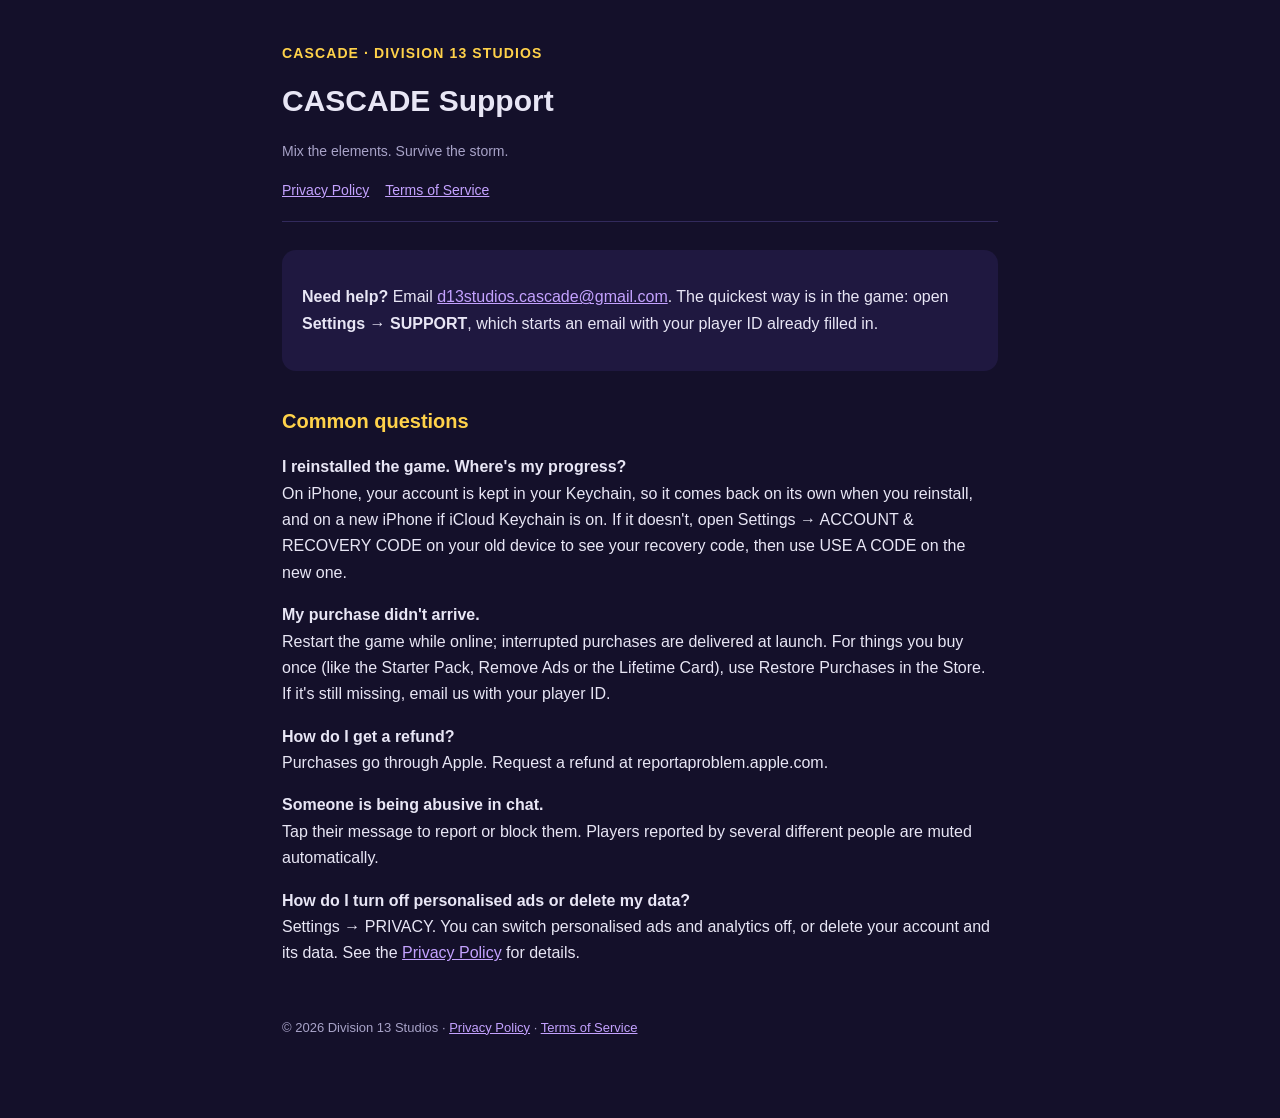
<file: index.html>
<!DOCTYPE html>
<html lang="en">
<head>
<meta charset="utf-8">
<meta name="viewport" content="width=device-width, initial-scale=1">
<title>CASCADE Support · Division 13 Studios</title>
<link rel="stylesheet" href="style.css">
</head>
<body>
<main>
<header>
  <a class="brand" href="index.html">CASCADE · DIVISION 13 STUDIOS</a>
  <h1>CASCADE Support</h1>
  <p class="muted">Mix the elements. Survive the storm.</p>
  <nav><a href="privacy.html">Privacy Policy</a><a href="terms.html">Terms of Service</a></nav>
</header>

<div class="card">
  <p><strong>Need help?</strong> Email <a href="mailto:d13studios.cascade@gmail.com">d13studios.cascade@gmail.com</a>. The quickest way is in the game: open <strong>Settings → SUPPORT</strong>, which starts an email with your player ID already filled in.</p>
</div>

<h2>Common questions</h2>
<p><strong>I reinstalled the game. Where's my progress?</strong><br>
On iPhone, your account is kept in your Keychain, so it comes back on its own when you reinstall, and on a new iPhone if iCloud Keychain is on. If it doesn't, open Settings → ACCOUNT &amp; RECOVERY CODE on your old device to see your recovery code, then use USE A CODE on the new one.</p>

<p><strong>My purchase didn't arrive.</strong><br>
Restart the game while online; interrupted purchases are delivered at launch. For things you buy once (like the Starter Pack, Remove Ads or the Lifetime Card), use Restore Purchases in the Store. If it's still missing, email us with your player ID.</p>

<p><strong>How do I get a refund?</strong><br>
Purchases go through Apple. Request a refund at reportaproblem.apple.com.</p>

<p><strong>Someone is being abusive in chat.</strong><br>
Tap their message to report or block them. Players reported by several different people are muted automatically.</p>

<p><strong>How do I turn off personalised ads or delete my data?</strong><br>
Settings → PRIVACY. You can switch personalised ads and analytics off, or delete your account and its data. See the <a href="privacy.html">Privacy Policy</a> for details.</p>

<footer>© 2026 Division 13 Studios · <a href="privacy.html">Privacy Policy</a> · <a href="terms.html">Terms of Service</a></footer>
</main>
</body>
</html>
</file>
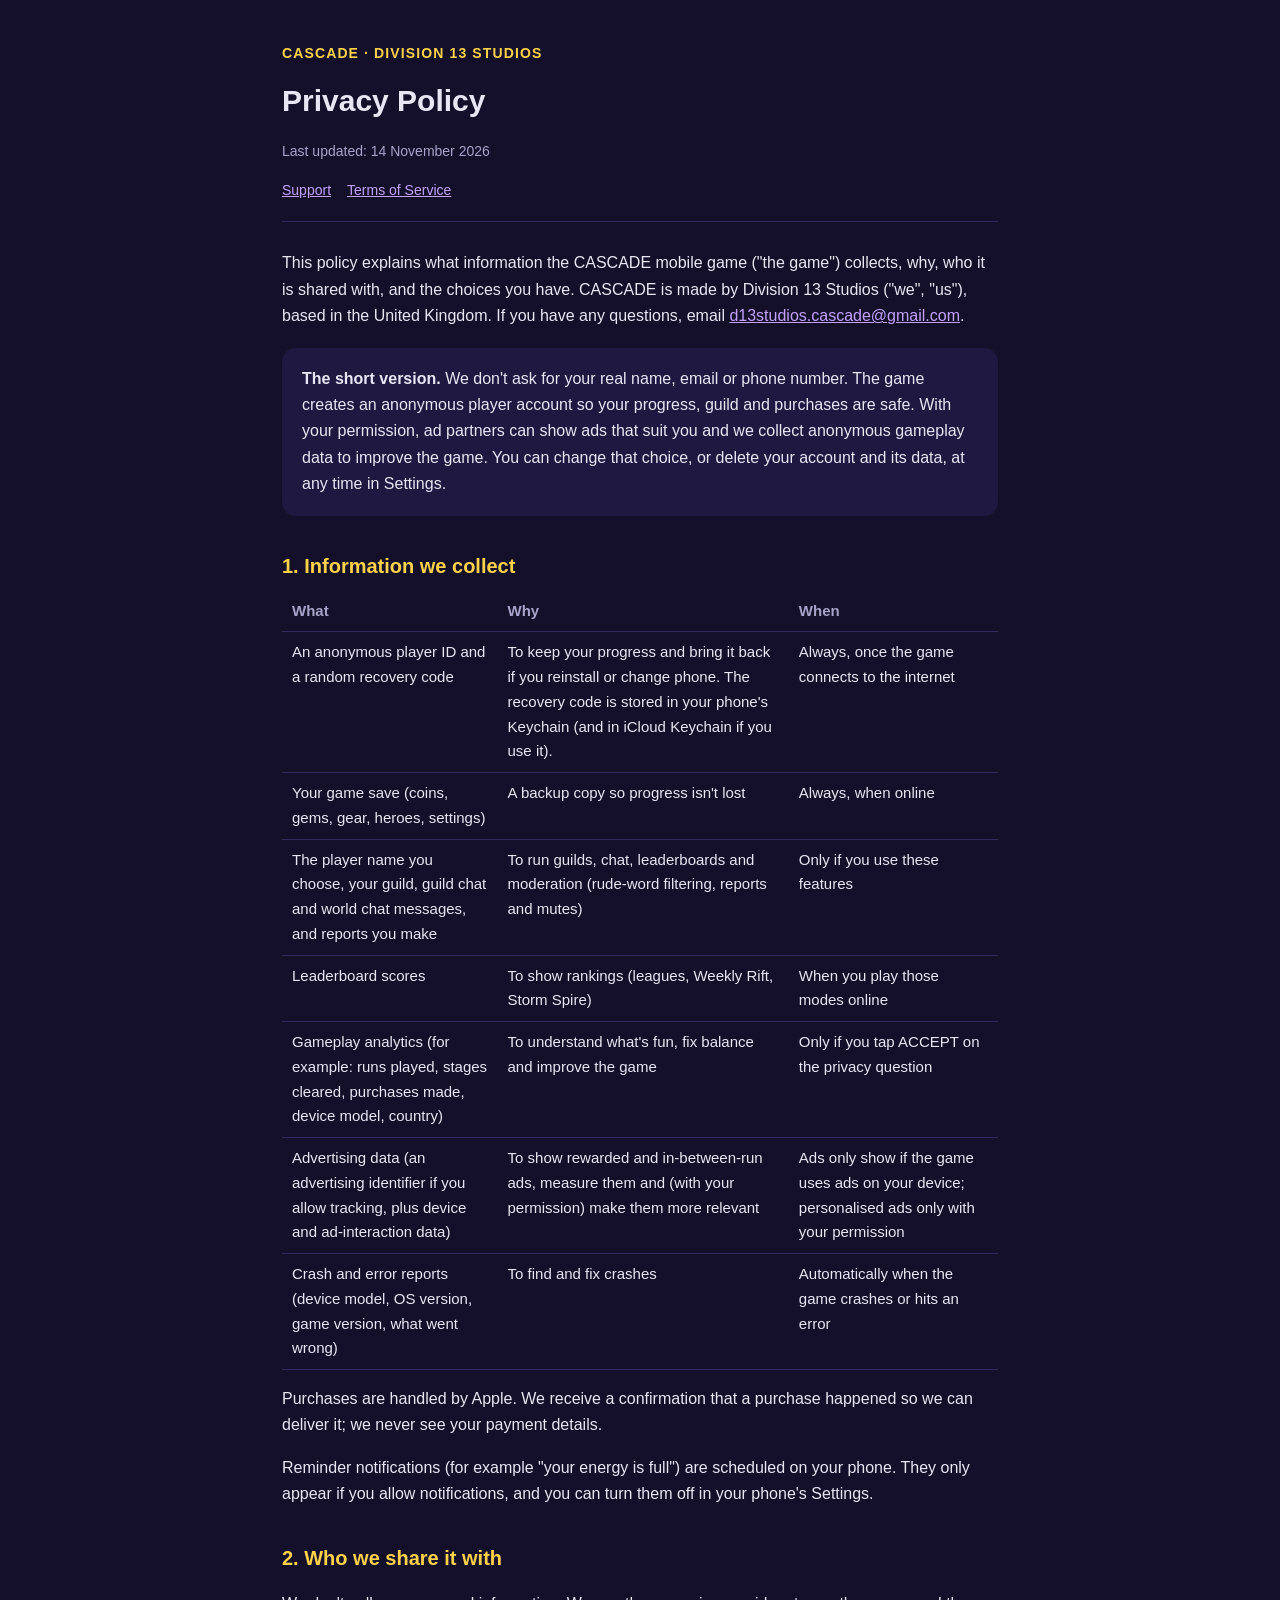
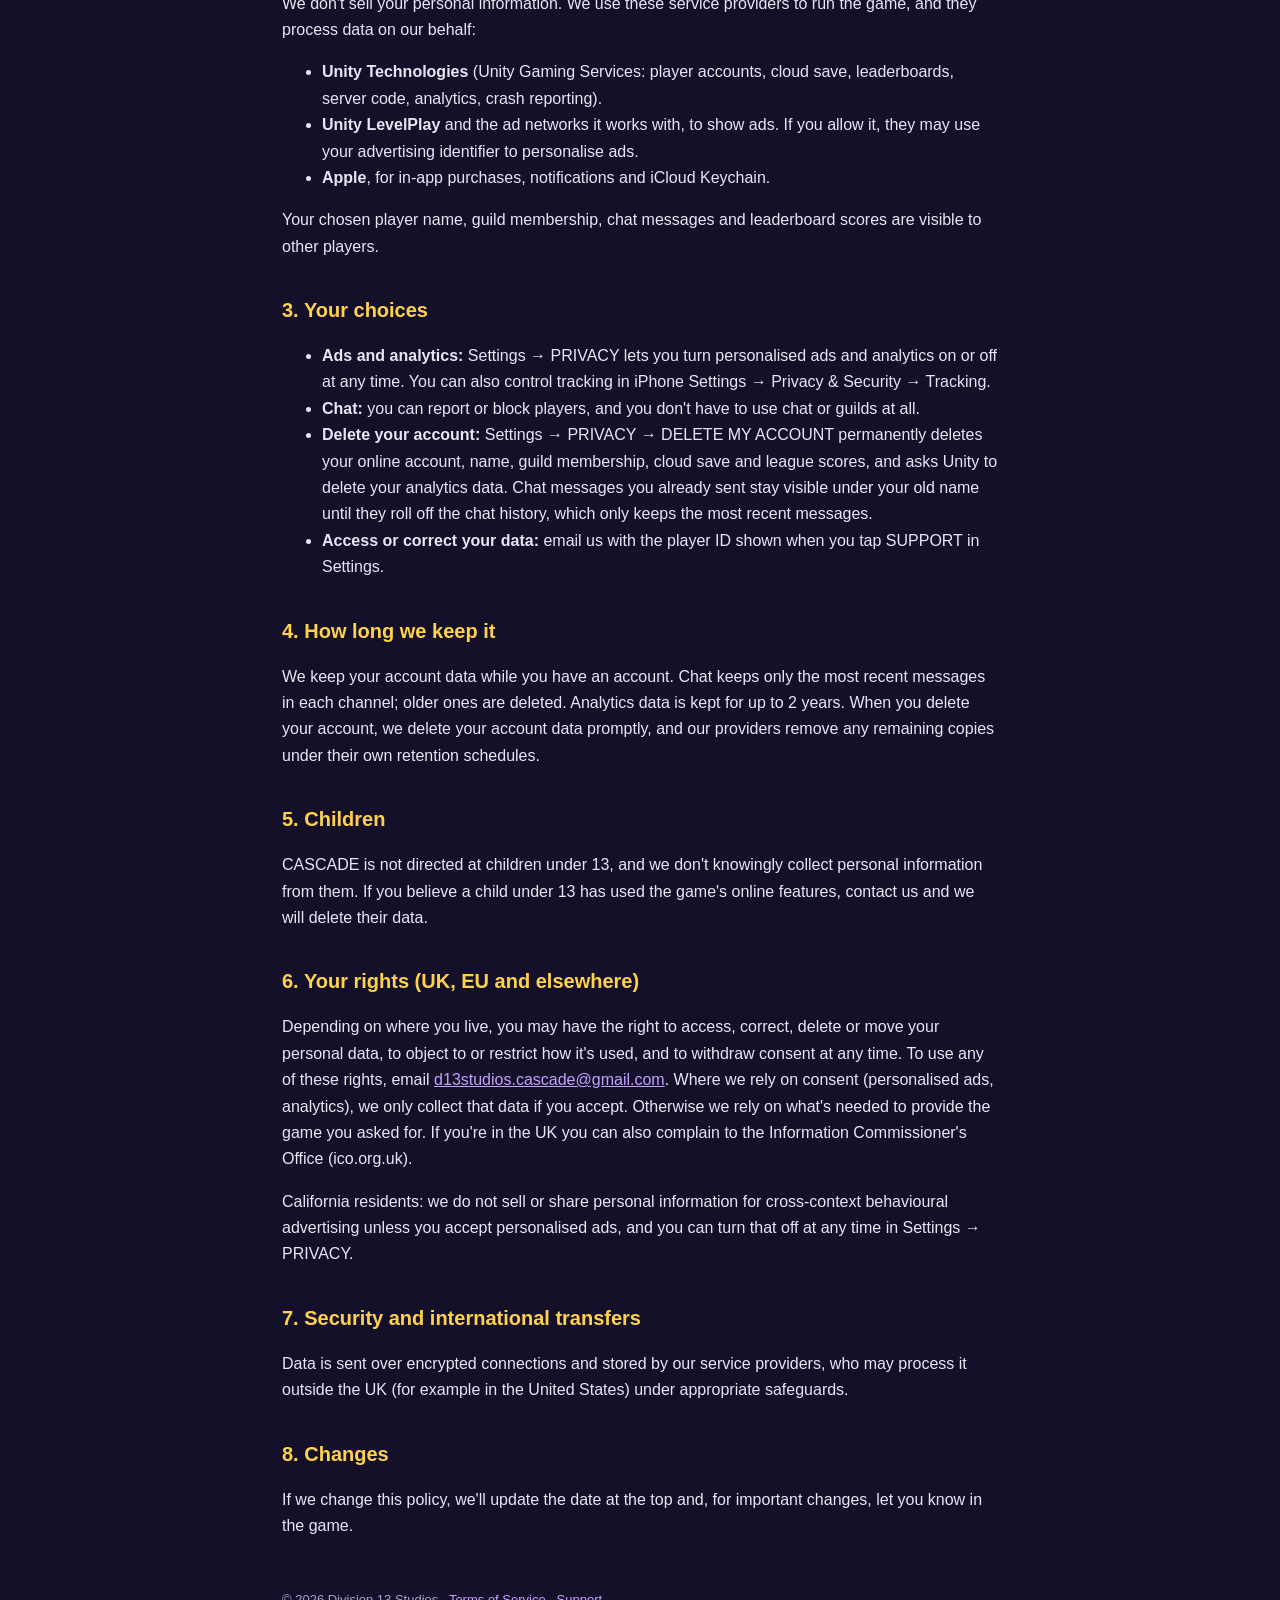
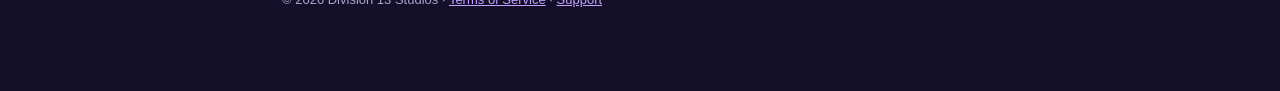
<file: privacy.html>
<!DOCTYPE html>
<html lang="en">
<head>
<meta charset="utf-8">
<meta name="viewport" content="width=device-width, initial-scale=1">
<title>CASCADE Privacy Policy · Division 13 Studios</title>
<link rel="stylesheet" href="style.css">
</head>
<body>
<main>
<header>
  <a class="brand" href="index.html">CASCADE · DIVISION 13 STUDIOS</a>
  <h1>Privacy Policy</h1>
  <p class="muted">Last updated: 14 November 2026</p>
  <nav><a href="index.html">Support</a><a href="terms.html">Terms of Service</a></nav>
</header>

<p>This policy explains what information the CASCADE mobile game ("the game") collects, why, who it is shared with, and the choices you have. CASCADE is made by Division 13 Studios ("we", "us"), based in the United Kingdom. If you have any questions, email <a href="mailto:d13studios.cascade@gmail.com">d13studios.cascade@gmail.com</a>.</p>

<div class="card"><strong>The short version.</strong> We don't ask for your real name, email or phone number. The game creates an anonymous player account so your progress, guild and purchases are safe. With your permission, ad partners can show ads that suit you and we collect anonymous gameplay data to improve the game. You can change that choice, or delete your account and its data, at any time in Settings.</div>

<h2>1. Information we collect</h2>
<table>
<tr><th>What</th><th>Why</th><th>When</th></tr>
<tr><td>An anonymous player ID and a random recovery code</td><td>To keep your progress and bring it back if you reinstall or change phone. The recovery code is stored in your phone's Keychain (and in iCloud Keychain if you use it).</td><td>Always, once the game connects to the internet</td></tr>
<tr><td>Your game save (coins, gems, gear, heroes, settings)</td><td>A backup copy so progress isn't lost</td><td>Always, when online</td></tr>
<tr><td>The player name you choose, your guild, guild chat and world chat messages, and reports you make</td><td>To run guilds, chat, leaderboards and moderation (rude-word filtering, reports and mutes)</td><td>Only if you use these features</td></tr>
<tr><td>Leaderboard scores</td><td>To show rankings (leagues, Weekly Rift, Storm Spire)</td><td>When you play those modes online</td></tr>
<tr><td>Gameplay analytics (for example: runs played, stages cleared, purchases made, device model, country)</td><td>To understand what's fun, fix balance and improve the game</td><td>Only if you tap ACCEPT on the privacy question</td></tr>
<tr><td>Advertising data (an advertising identifier if you allow tracking, plus device and ad-interaction data)</td><td>To show rewarded and in-between-run ads, measure them and (with your permission) make them more relevant</td><td>Ads only show if the game uses ads on your device; personalised ads only with your permission</td></tr>
<tr><td>Crash and error reports (device model, OS version, game version, what went wrong)</td><td>To find and fix crashes</td><td>Automatically when the game crashes or hits an error</td></tr>
</table>
<p>Purchases are handled by Apple. We receive a confirmation that a purchase happened so we can deliver it; we never see your payment details.</p>
<p>Reminder notifications (for example "your energy is full") are scheduled on your phone. They only appear if you allow notifications, and you can turn them off in your phone's Settings.</p>

<h2>2. Who we share it with</h2>
<p>We don't sell your personal information. We use these service providers to run the game, and they process data on our behalf:</p>
<ul>
<li><strong>Unity Technologies</strong> (Unity Gaming Services: player accounts, cloud save, leaderboards, server code, analytics, crash reporting).</li>
<li><strong>Unity LevelPlay</strong> and the ad networks it works with, to show ads. If you allow it, they may use your advertising identifier to personalise ads.</li>
<li><strong>Apple</strong>, for in-app purchases, notifications and iCloud Keychain.</li>
</ul>
<p>Your chosen player name, guild membership, chat messages and leaderboard scores are visible to other players.</p>

<h2>3. Your choices</h2>
<ul>
<li><strong>Ads and analytics:</strong> Settings → PRIVACY lets you turn personalised ads and analytics on or off at any time. You can also control tracking in iPhone Settings → Privacy &amp; Security → Tracking.</li>
<li><strong>Chat:</strong> you can report or block players, and you don't have to use chat or guilds at all.</li>
<li><strong>Delete your account:</strong> Settings → PRIVACY → DELETE MY ACCOUNT permanently deletes your online account, name, guild membership, cloud save and league scores, and asks Unity to delete your analytics data. Chat messages you already sent stay visible under your old name until they roll off the chat history, which only keeps the most recent messages.</li>
<li><strong>Access or correct your data:</strong> email us with the player ID shown when you tap SUPPORT in Settings.</li>
</ul>

<h2>4. How long we keep it</h2>
<p>We keep your account data while you have an account. Chat keeps only the most recent messages in each channel; older ones are deleted. Analytics data is kept for up to 2 years. When you delete your account, we delete your account data promptly, and our providers remove any remaining copies under their own retention schedules.</p>

<h2>5. Children</h2>
<p>CASCADE is not directed at children under 13, and we don't knowingly collect personal information from them. If you believe a child under 13 has used the game's online features, contact us and we will delete their data.</p>

<h2>6. Your rights (UK, EU and elsewhere)</h2>
<p>Depending on where you live, you may have the right to access, correct, delete or move your personal data, to object to or restrict how it's used, and to withdraw consent at any time. To use any of these rights, email <a href="mailto:d13studios.cascade@gmail.com">d13studios.cascade@gmail.com</a>. Where we rely on consent (personalised ads, analytics), we only collect that data if you accept. Otherwise we rely on what's needed to provide the game you asked for. If you're in the UK you can also complain to the Information Commissioner's Office (ico.org.uk).</p>
<p>California residents: we do not sell or share personal information for cross-context behavioural advertising unless you accept personalised ads, and you can turn that off at any time in Settings → PRIVACY.</p>

<h2>7. Security and international transfers</h2>
<p>Data is sent over encrypted connections and stored by our service providers, who may process it outside the UK (for example in the United States) under appropriate safeguards.</p>

<h2>8. Changes</h2>
<p>If we change this policy, we'll update the date at the top and, for important changes, let you know in the game.</p>

<footer>© 2026 Division 13 Studios · <a href="terms.html">Terms of Service</a> · <a href="index.html">Support</a></footer>
</main>
</body>
</html>
</file>
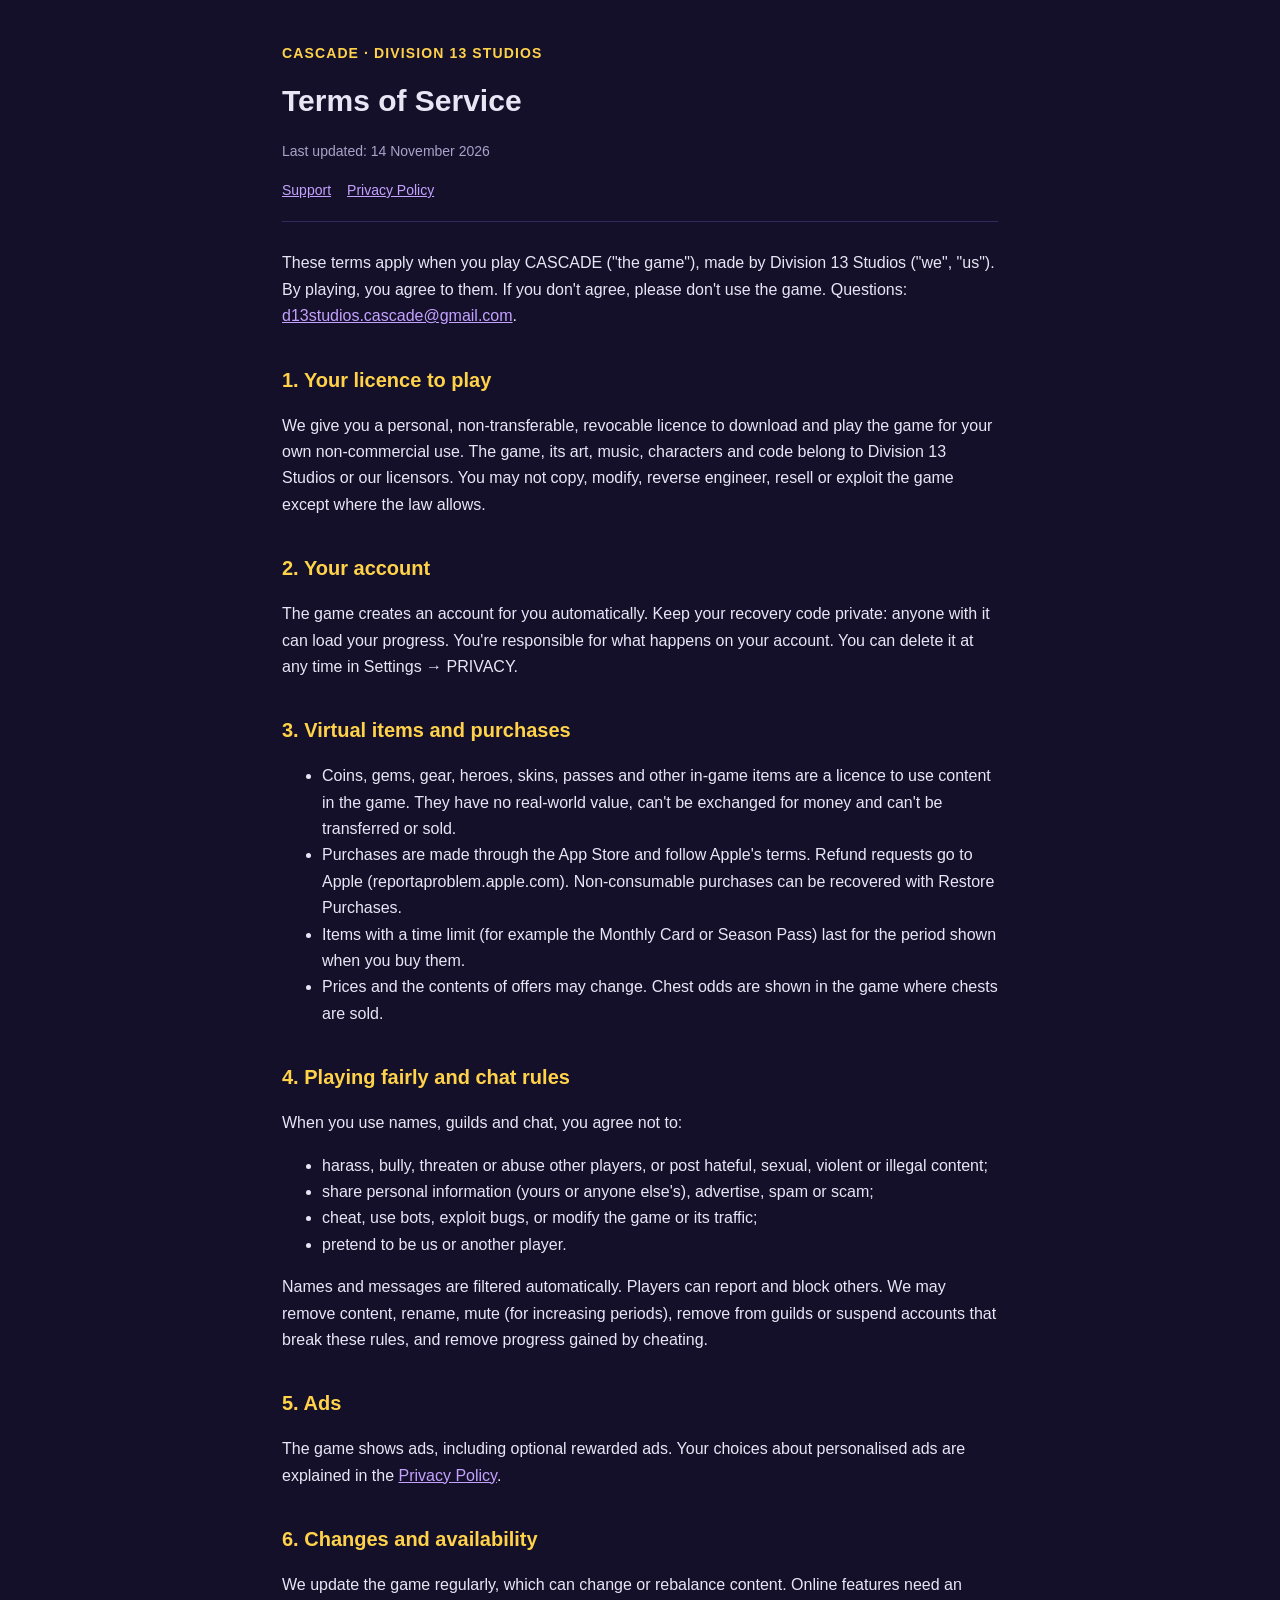
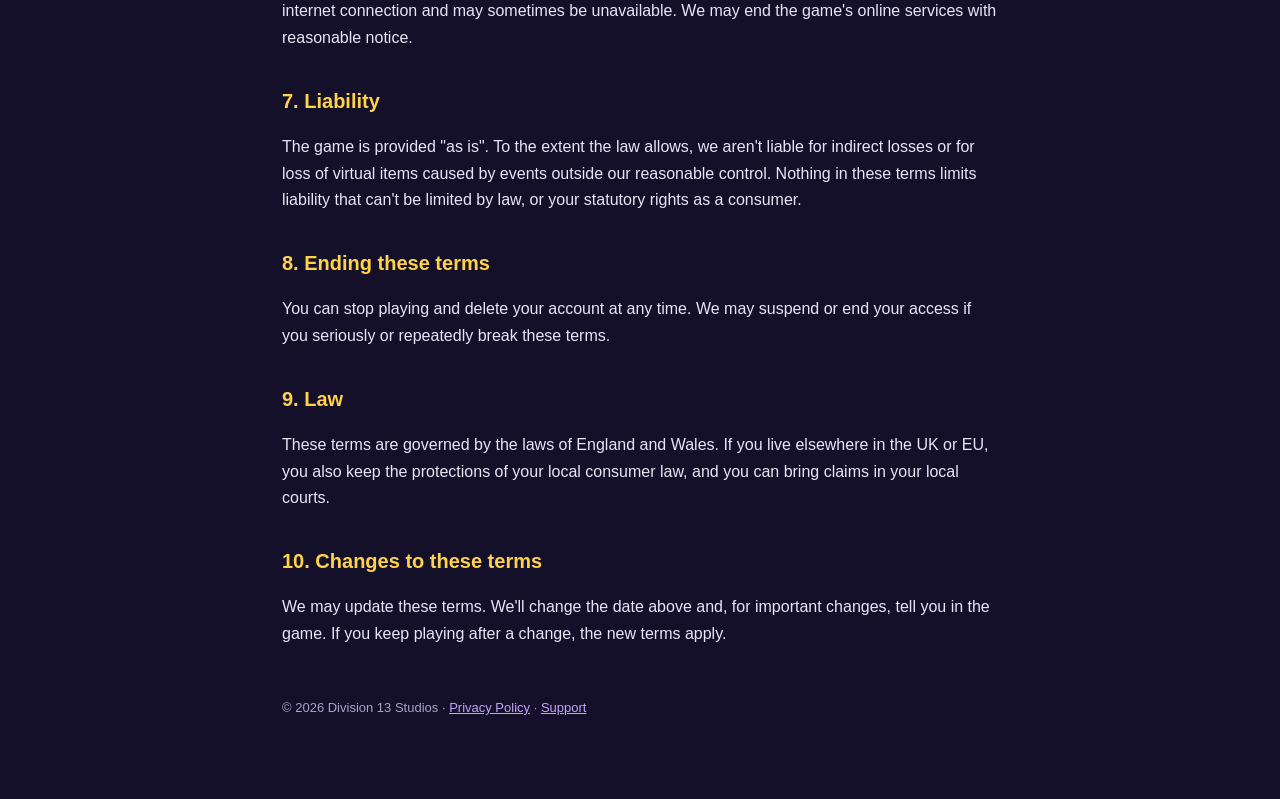
<file: terms.html>
<!DOCTYPE html>
<html lang="en">
<head>
<meta charset="utf-8">
<meta name="viewport" content="width=device-width, initial-scale=1">
<title>CASCADE Terms of Service · Division 13 Studios</title>
<link rel="stylesheet" href="style.css">
</head>
<body>
<main>
<header>
  <a class="brand" href="index.html">CASCADE · DIVISION 13 STUDIOS</a>
  <h1>Terms of Service</h1>
  <p class="muted">Last updated: 14 November 2026</p>
  <nav><a href="index.html">Support</a><a href="privacy.html">Privacy Policy</a></nav>
</header>

<p>These terms apply when you play CASCADE ("the game"), made by Division 13 Studios ("we", "us"). By playing, you agree to them. If you don't agree, please don't use the game. Questions: <a href="mailto:d13studios.cascade@gmail.com">d13studios.cascade@gmail.com</a>.</p>

<h2>1. Your licence to play</h2>
<p>We give you a personal, non-transferable, revocable licence to download and play the game for your own non-commercial use. The game, its art, music, characters and code belong to Division 13 Studios or our licensors. You may not copy, modify, reverse engineer, resell or exploit the game except where the law allows.</p>

<h2>2. Your account</h2>
<p>The game creates an account for you automatically. Keep your recovery code private: anyone with it can load your progress. You're responsible for what happens on your account. You can delete it at any time in Settings → PRIVACY.</p>

<h2>3. Virtual items and purchases</h2>
<ul>
<li>Coins, gems, gear, heroes, skins, passes and other in-game items are a licence to use content in the game. They have no real-world value, can't be exchanged for money and can't be transferred or sold.</li>
<li>Purchases are made through the App Store and follow Apple's terms. Refund requests go to Apple (reportaproblem.apple.com). Non-consumable purchases can be recovered with Restore Purchases.</li>
<li>Items with a time limit (for example the Monthly Card or Season Pass) last for the period shown when you buy them.</li>
<li>Prices and the contents of offers may change. Chest odds are shown in the game where chests are sold.</li>
</ul>

<h2>4. Playing fairly and chat rules</h2>
<p>When you use names, guilds and chat, you agree not to:</p>
<ul>
<li>harass, bully, threaten or abuse other players, or post hateful, sexual, violent or illegal content;</li>
<li>share personal information (yours or anyone else's), advertise, spam or scam;</li>
<li>cheat, use bots, exploit bugs, or modify the game or its traffic;</li>
<li>pretend to be us or another player.</li>
</ul>
<p>Names and messages are filtered automatically. Players can report and block others. We may remove content, rename, mute (for increasing periods), remove from guilds or suspend accounts that break these rules, and remove progress gained by cheating.</p>

<h2>5. Ads</h2>
<p>The game shows ads, including optional rewarded ads. Your choices about personalised ads are explained in the <a href="privacy.html">Privacy Policy</a>.</p>

<h2>6. Changes and availability</h2>
<p>We update the game regularly, which can change or rebalance content. Online features need an internet connection and may sometimes be unavailable. We may end the game's online services with reasonable notice.</p>

<h2>7. Liability</h2>
<p>The game is provided "as is". To the extent the law allows, we aren't liable for indirect losses or for loss of virtual items caused by events outside our reasonable control. Nothing in these terms limits liability that can't be limited by law, or your statutory rights as a consumer.</p>

<h2>8. Ending these terms</h2>
<p>You can stop playing and delete your account at any time. We may suspend or end your access if you seriously or repeatedly break these terms.</p>

<h2>9. Law</h2>
<p>These terms are governed by the laws of England and Wales. If you live elsewhere in the UK or EU, you also keep the protections of your local consumer law, and you can bring claims in your local courts.</p>

<h2>10. Changes to these terms</h2>
<p>We may update these terms. We'll change the date above and, for important changes, tell you in the game. If you keep playing after a change, the new terms apply.</p>

<footer>© 2026 Division 13 Studios · <a href="privacy.html">Privacy Policy</a> · <a href="index.html">Support</a></footer>
</main>
</body>
</html>
</file>
<file: style.css>
:root { --bg:#14102a; --card:#1f1840; --text:#e8e6f5; --muted:#a8a3c8; --gold:#ffd24a; --violet:#a855f7; }
* { box-sizing: border-box; }
body { margin:0; background:var(--bg); color:var(--text); font:16px/1.65 -apple-system, "Segoe UI", Roboto, Helvetica, Arial, sans-serif; }
main { max-width:760px; margin:0 auto; padding:40px 22px 80px; }
header { border-bottom:1px solid #322a5c; margin-bottom:28px; padding-bottom:18px; }
.brand { color:var(--gold); font-weight:800; letter-spacing:.08em; font-size:14px; text-decoration:none; }
h1 { font-size:30px; margin:10px 0 4px; }
h2 { font-size:20px; margin:34px 0 8px; color:var(--gold); }
p, li { color:var(--text); }
.muted { color:var(--muted); font-size:14px; }
a { color:#c4a2ff; }
nav a { margin-right:16px; font-size:14px; }
.card { background:var(--card); border-radius:14px; padding:18px 20px; margin:18px 0; }
table { border-collapse:collapse; width:100%; font-size:15px; }
th, td { text-align:left; padding:8px 10px; border-bottom:1px solid #322a5c; vertical-align:top; }
th { color:var(--muted); font-weight:600; }
footer { margin-top:50px; color:var(--muted); font-size:13px; }
</file>
